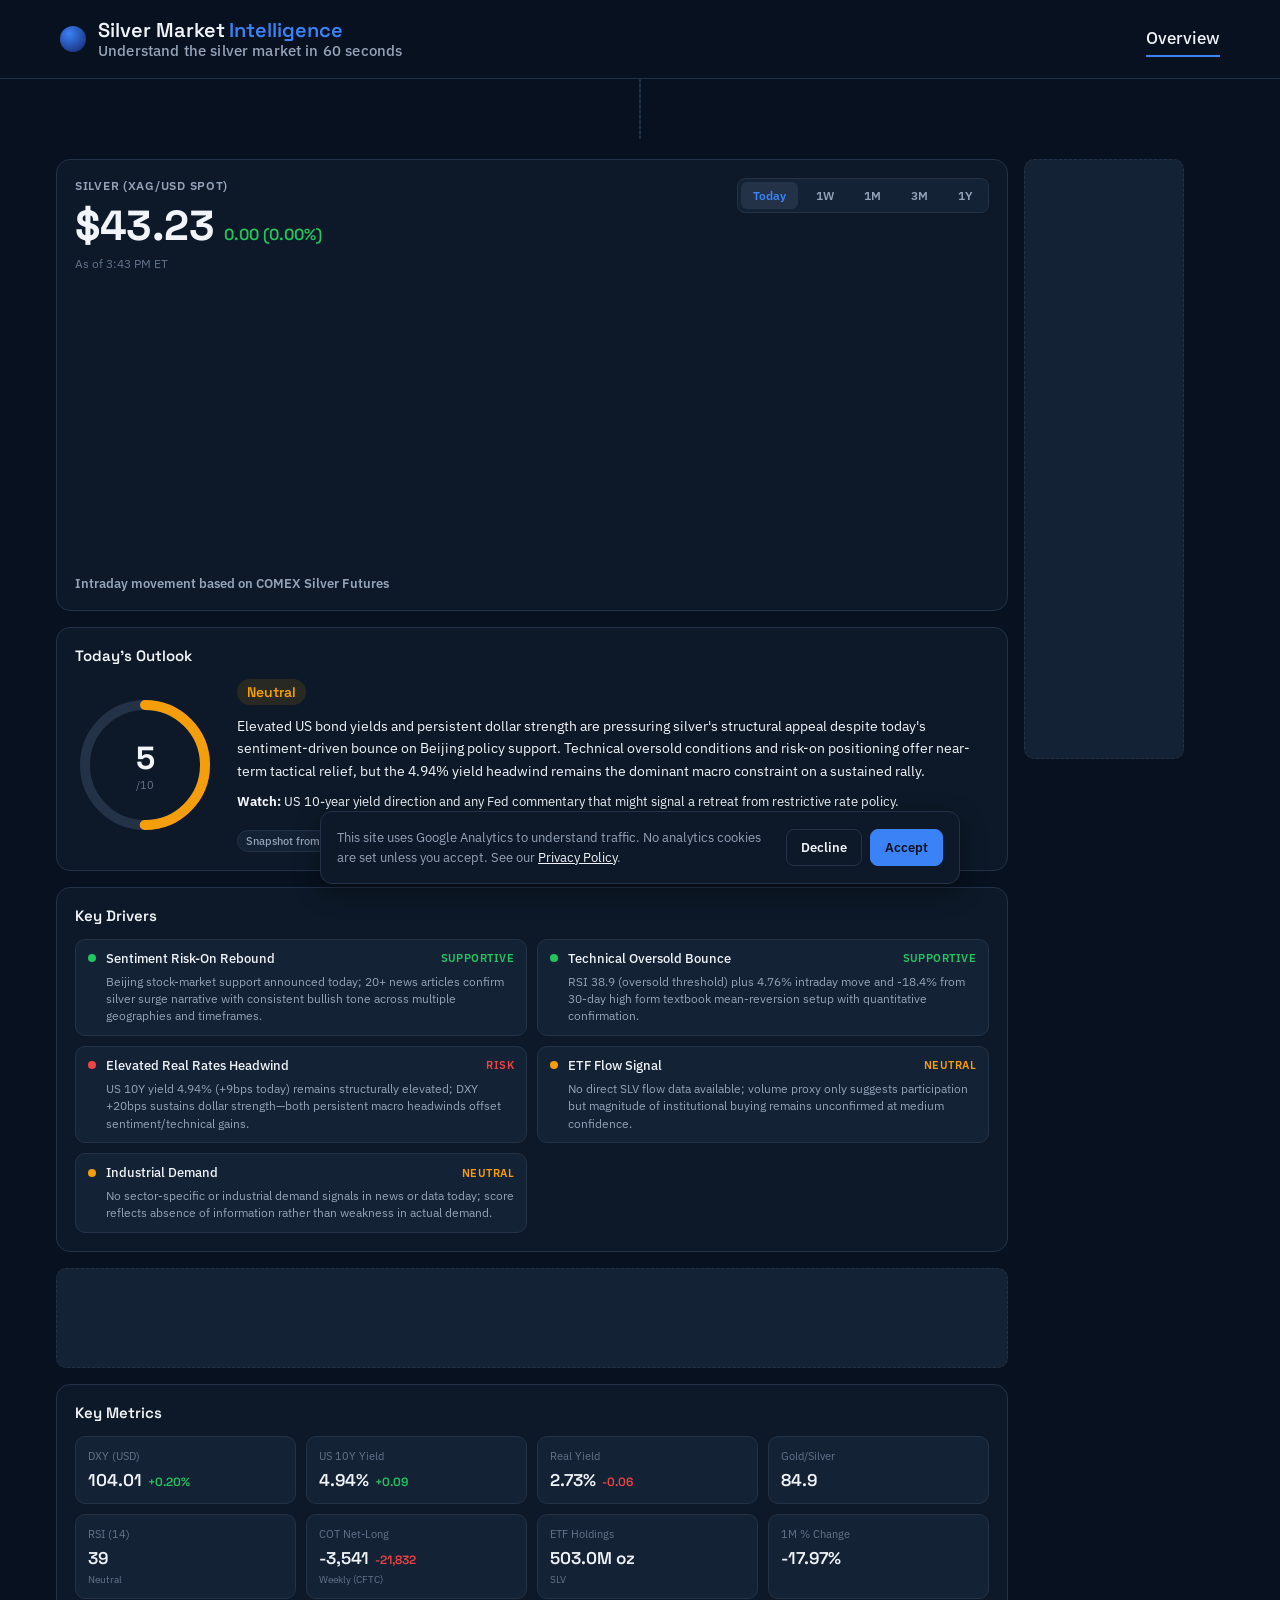
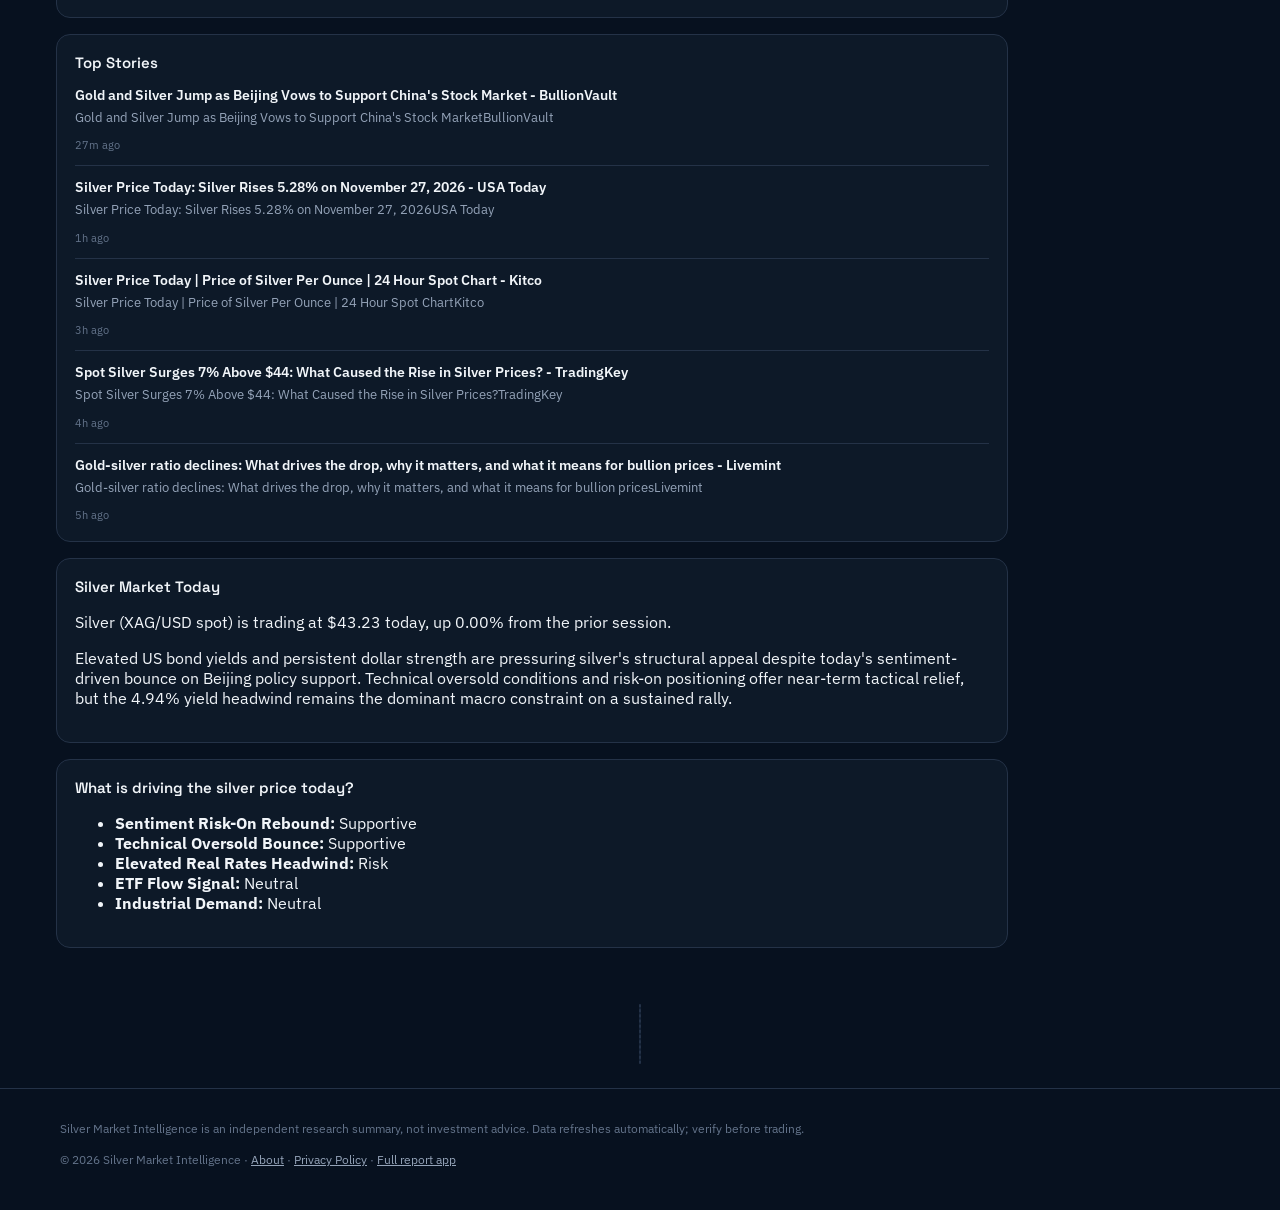
<file: docs/index.html>
<!DOCTYPE html>
<html lang="en">
<head>
<meta charset="UTF-8">
<meta name="viewport" content="width=device-width, initial-scale=1.0">
<script async src="https://pagead2.googlesyndication.com/pagead/js/adsbygoogle.js?client=ca-pub-4269393094867854"
     crossorigin="anonymous"></script>
<title>Silver Market Intelligence — Daily Silver Price &amp; Outlook</title>
<meta name="description" content="Live silver price, AI-scored conviction outlook, and the key drivers moving the market — updated daily.">
<meta name="robots" content="index, follow">
<link rel="canonical" href="https://silvermarketintelligence.com/">

<!-- Open Graph -->
<meta property="og:type" content="website">
<meta property="og:site_name" content="Silver Market Intelligence">
<meta property="og:url" content="https://silvermarketintelligence.com/">
<meta property="og:title" content="Silver Market Intelligence — Daily Silver Price &amp; Outlook">
<meta property="og:description" content="Live silver price, AI-scored conviction outlook, and the key drivers moving the market — updated daily.">
<meta property="og:image" content="https://silvermarketintelligence.com/og-image.png">
<meta property="og:image:width" content="1200">
<meta property="og:image:height" content="630">

<!-- Twitter Card -->
<meta name="twitter:card" content="summary_large_image">
<meta name="twitter:title" content="Silver Market Intelligence — Daily Silver Price &amp; Outlook">
<meta name="twitter:description" content="Live silver price, AI-scored conviction outlook, and the key drivers moving the market — updated daily.">
<meta name="twitter:image" content="https://silvermarketintelligence.com/og-image.png">

<link rel="preconnect" href="https://fonts.googleapis.com">
<link rel="preconnect" href="https://fonts.gstatic.com" crossorigin>
<link href="https://fonts.googleapis.com/css2?family=Space+Grotesk:wght@500;600;700&family=IBM+Plex+Sans:wght@400;500;600&display=swap" rel="stylesheet">

<link rel="icon" href="data:image/svg+xml,<svg xmlns=%22http://www.w3.org/2000/svg%22 viewBox=%220 0 100 100%22><circle cx=%2250%22 cy=%2250%22 r=%2245%22 fill=%22%233b82f6%22/></svg>">

<link rel="stylesheet" href="styles.css?v=5">
</head>
<body>

<header class="site-header">
  <div class="header-inner">
    <div class="brand">
      <span class="brand-mark" aria-hidden="true"></span>
      <div class="brand-text">
        <span class="brand-name">Silver Market<span class="brand-accent">Intelligence</span></span>
        <span class="brand-tagline">Understand the silver market in 60 seconds</span>
      </div>
    </div>
    <nav class="main-nav" aria-label="Primary">
      <a href="#" class="nav-link is-active">Overview</a>
    </nav>
  </div>
</header>

<div class="ad-slot ad-leaderboard">
  <ins class="adsbygoogle"
       style="display:block"
       data-ad-client="ca-pub-4269393094867854"
       data-ad-slot="5482030539"
       data-ad-format="auto"
       data-full-width-responsive="true"></ins>
  <script>(adsbygoogle = window.adsbygoogle || []).push({});</script>
</div>

<main class="page">
  <div class="content-grid">

    <div class="main-col">

      <!-- Price + Chart -->
      <section class="panel price-panel" aria-labelledby="price-heading">
        <div class="price-panel-top">
          <div>
            <h1 id="price-heading" class="eyebrow">Silver (XAG/USD Spot)</h1>
            <div class="price-row">
              <span class="price-value" id="price-value">$43.23</span>
              <span class="price-change is-up" id="price-change">0.00 (0.00%)</span>
            </div>
            <div class="price-asof" id="price-asof">As of 3:43 PM ET</div>
          </div>
          <div class="chart-tabs" role="tablist" aria-label="Chart range">
            <button class="chart-tab is-active" data-range="1D" role="tab" aria-selected="true">Today</button>
            <button class="chart-tab" data-range="1W" role="tab" aria-selected="false">1W</button>
            <button class="chart-tab" data-range="1M" role="tab" aria-selected="false">1M</button>
            <button class="chart-tab" data-range="3M" role="tab" aria-selected="false">3M</button>
            <button class="chart-tab" data-range="1Y" role="tab" aria-selected="false">1Y</button>
          </div>
        </div>
        <div class="chart-wrap">
          <canvas id="price-chart" height="220"></canvas>
          <p class="chart-empty" id="chart-empty" hidden>Intraday data currently unavailable</p>
        </div>
        <p class="chart-disclosure" id="chart-disclosure" hidden></p>
      </section>

      <!-- Outlook -->
      <section class="panel outlook-panel" aria-labelledby="outlook-heading">
        <h2 id="outlook-heading" class="panel-title">Today's Outlook</h2>
        <div class="outlook-body">
          <div class="score-ring-wrap">
            <svg class="score-ring" viewBox="0 0 140 140" width="140" height="140" aria-hidden="true">
              <circle class="score-ring-track" cx="70" cy="70" r="60"></circle>
              <circle class="score-ring-fill" id="score-ring-fill" cx="70" cy="70" r="60" style="stroke:#f59e0b;stroke-dashoffset:188.50"></circle>
            </svg>
            <div class="score-ring-label">
              <span class="score-number" id="score-number">5</span>
              <span class="score-outof">/10</span>
            </div>
          </div>
          <div class="outlook-text">
            <span class="outlook-label is-neutral" id="outlook-label">Neutral</span>
            <p class="outlook-summary" id="outlook-summary">Elevated US bond yields and persistent dollar strength are pressuring silver&#x27;s structural appeal despite today&#x27;s sentiment-driven bounce on Beijing policy support. Technical oversold conditions and risk-on positioning offer near-term tactical relief, but the 4.94% yield headwind remains the dominant macro constraint on a sustained rally.</p>
            <p class="outlook-watch" id="outlook-watch" hidden><span class="outlook-watch-label">Watch:</span> <span id="outlook-watch-text"></span></p>
            <span class="outlook-updated" id="outlook-updated">Snapshot from 9:00 AM ET — may differ from live price</span>
          </div>
        </div>
      </section>

      <!-- Drivers -->
      <section class="panel drivers-panel" aria-labelledby="drivers-heading">
        <h2 id="drivers-heading" class="panel-title">Key Drivers</h2>
        <ul class="driver-list" id="driver-list"></ul>
      </section>

      <div class="ad-slot ad-incontent">
        <ins class="adsbygoogle"
             style="display:block"
             data-ad-client="ca-pub-4269393094867854"
             data-ad-slot="5482030539"
             data-ad-format="auto"
             data-full-width-responsive="true"></ins>
        <script>(adsbygoogle = window.adsbygoogle || []).push({});</script>
      </div>

      <!-- Metrics -->
      <section class="panel metrics-panel" aria-labelledby="metrics-heading">
        <h2 id="metrics-heading" class="panel-title">Key Metrics</h2>
        <div class="metrics-grid" id="metrics-grid"></div>
      </section>

      <!-- Stories -->
      <section class="panel stories-panel" aria-labelledby="stories-heading">
        <h2 id="stories-heading" class="panel-title">Top Stories</h2>
        <ul class="story-list" id="story-list"></ul>
      </section>

      <!-- SEO summary (server-rendered, not JS-populated — for search crawlers) -->
      <section class="panel seo-panel" aria-labelledby="seo-market-heading">
        <h2 id="seo-market-heading" class="panel-title">Silver Market Today</h2>
        <p>Silver (XAG/USD spot) is trading at $43.23 today, up 0.00% from the prior session.</p>
        <p>Elevated US bond yields and persistent dollar strength are pressuring silver&#x27;s structural appeal despite today&#x27;s sentiment-driven bounce on Beijing policy support. Technical oversold conditions and risk-on positioning offer near-term tactical relief, but the 4.94% yield headwind remains the dominant macro constraint on a sustained rally.</p>
      </section>

      <section class="panel seo-panel" aria-labelledby="seo-drivers-heading">
        <h2 id="seo-drivers-heading" class="panel-title">What is driving the silver price today?</h2>
        <ul class="seo-driver-list"><li><strong>Sentiment Risk-On Rebound:</strong> Supportive</li><li><strong>Technical Oversold Bounce:</strong> Supportive</li><li><strong>Elevated Real Rates Headwind:</strong> Risk</li><li><strong>ETF Flow Signal:</strong> Neutral</li><li><strong>Industrial Demand:</strong> Neutral</li></ul>
      </section>

    </div>

    <aside class="side-col" aria-label="Advertisement">
      <div class="ad-slot ad-sidebar">
        <ins class="adsbygoogle"
             style="display:block"
             data-ad-client="ca-pub-4269393094867854"
             data-ad-slot="5482030539"
             data-ad-format="auto"
             data-full-width-responsive="true"></ins>
        <script>(adsbygoogle = window.adsbygoogle || []).push({});</script>
      </div>
    </aside>

  </div>
</main>

<div class="ad-slot ad-footer">
  <ins class="adsbygoogle"
       style="display:block"
       data-ad-client="ca-pub-4269393094867854"
       data-ad-slot="5482030539"
       data-ad-format="auto"
       data-full-width-responsive="true"></ins>
  <script>(adsbygoogle = window.adsbygoogle || []).push({});</script>
</div>

<footer class="site-footer">
  <div class="footer-inner">
    <p>Silver Market Intelligence is an independent research summary, not investment advice. Data refreshes automatically; verify before trading.</p>
    <p class="footer-meta">© 2026 Silver Market Intelligence · <a href="about.html">About</a> · <a href="privacy.html">Privacy Policy</a> · <a href="https://silver-market-intelligence.streamlit.app/" target="_blank" rel="noopener">Full report app</a></p>
  </div>
</footer>

<script src="vendor/chart.umd.js"></script>
<script src="script.js?v=5"></script>
<script src="consent.js" defer></script>
</body>
</html>
</file>
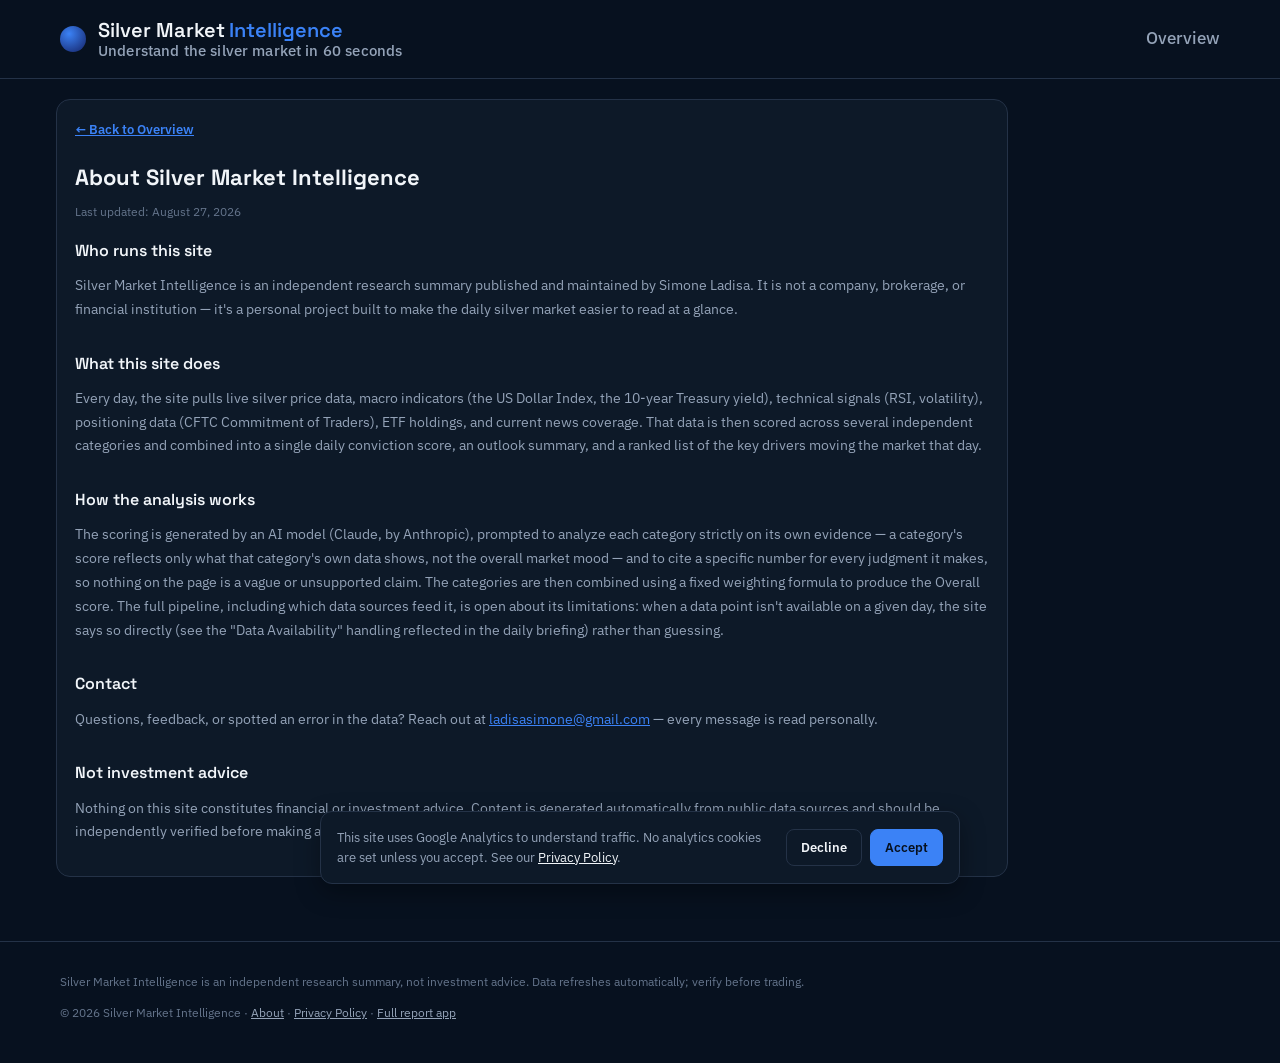
<file: docs/about.html>
<!DOCTYPE html>
<html lang="en">
<head>
<meta charset="UTF-8">
<meta name="viewport" content="width=device-width, initial-scale=1.0">
<script async src="https://pagead2.googlesyndication.com/pagead/js/adsbygoogle.js?client=ca-pub-4269393094867854"
     crossorigin="anonymous"></script>
<title>About & Contact — Silver Market Intelligence</title>
<meta name="description" content="Who publishes Silver Market Intelligence, how the daily silver briefing is generated, and how to get in touch.">
<meta name="robots" content="index, follow">
<link rel="canonical" href="https://silvermarketintelligence.com/about.html">

<link rel="preconnect" href="https://fonts.googleapis.com">
<link rel="preconnect" href="https://fonts.gstatic.com" crossorigin>
<link href="https://fonts.googleapis.com/css2?family=Space+Grotesk:wght@500;600;700&family=IBM+Plex+Sans:wght@400;500;600&display=swap" rel="stylesheet">

<link rel="icon" href="data:image/svg+xml,<svg xmlns=%22http://www.w3.org/2000/svg%22 viewBox=%220 0 100 100%22><circle cx=%2250%22 cy=%2250%22 r=%2245%22 fill=%22%233b82f6%22/></svg>">

<link rel="stylesheet" href="styles.css">
</head>
<body>

<header class="site-header">
  <div class="header-inner">
    <div class="brand">
      <span class="brand-mark" aria-hidden="true"></span>
      <div class="brand-text">
        <span class="brand-name">Silver Market<span class="brand-accent">Intelligence</span></span>
        <span class="brand-tagline">Understand the silver market in 60 seconds</span>
      </div>
    </div>
    <nav class="main-nav" aria-label="Primary">
      <a href="index.html" class="nav-link">Overview</a>
    </nav>
  </div>
</header>

<main class="page">
  <div class="content-grid">
    <div class="main-col">

      <section class="panel legal-panel" aria-labelledby="about-heading">
        <a href="index.html" class="legal-back">← Back to Overview</a>
        <h1 id="about-heading">About Silver Market Intelligence</h1>
        <p class="legal-updated">Last updated: August 27, 2026</p>

        <h2>Who runs this site</h2>
        <p>Silver Market Intelligence is an independent research summary published and maintained by Simone Ladisa. It is not a company, brokerage, or financial institution — it's a personal project built to make the daily silver market easier to read at a glance.</p>

        <h2>What this site does</h2>
        <p>Every day, the site pulls live silver price data, macro indicators (the US Dollar Index, the 10-year Treasury yield), technical signals (RSI, volatility), positioning data (CFTC Commitment of Traders), ETF holdings, and current news coverage. That data is then scored across several independent categories and combined into a single daily conviction score, an outlook summary, and a ranked list of the key drivers moving the market that day.</p>

        <h2>How the analysis works</h2>
        <p>The scoring is generated by an AI model (Claude, by Anthropic), prompted to analyze each category strictly on its own evidence — a category's score reflects only what that category's own data shows, not the overall market mood — and to cite a specific number for every judgment it makes, so nothing on the page is a vague or unsupported claim. The categories are then combined using a fixed weighting formula to produce the Overall score. The full pipeline, including which data sources feed it, is open about its limitations: when a data point isn't available on a given day, the site says so directly (see the "Data Availability" handling reflected in the daily briefing) rather than guessing.</p>

        <h2>Contact</h2>
        <p>Questions, feedback, or spotted an error in the data? Reach out at <a href="mailto:ladisasimone@gmail.com">ladisasimone@gmail.com</a> — every message is read personally.</p>

        <h2>Not investment advice</h2>
        <p>Nothing on this site constitutes financial or investment advice. Content is generated automatically from public data sources and should be independently verified before making any trading decision. See the <a href="privacy.html">Privacy Policy</a> for how data and cookies are handled on this site.</p>

      </section>

    </div>
  </div>
</main>

<footer class="site-footer">
  <div class="footer-inner">
    <p>Silver Market Intelligence is an independent research summary, not investment advice. Data refreshes automatically; verify before trading.</p>
    <p class="footer-meta">© 2026 Silver Market Intelligence · <a href="about.html">About</a> · <a href="privacy.html">Privacy Policy</a> · <a href="https://silver-market-intelligence.streamlit.app/" target="_blank" rel="noopener">Full report app</a></p>
  </div>
</footer>

<script src="consent.js" defer></script>
</body>
</html>
</file>
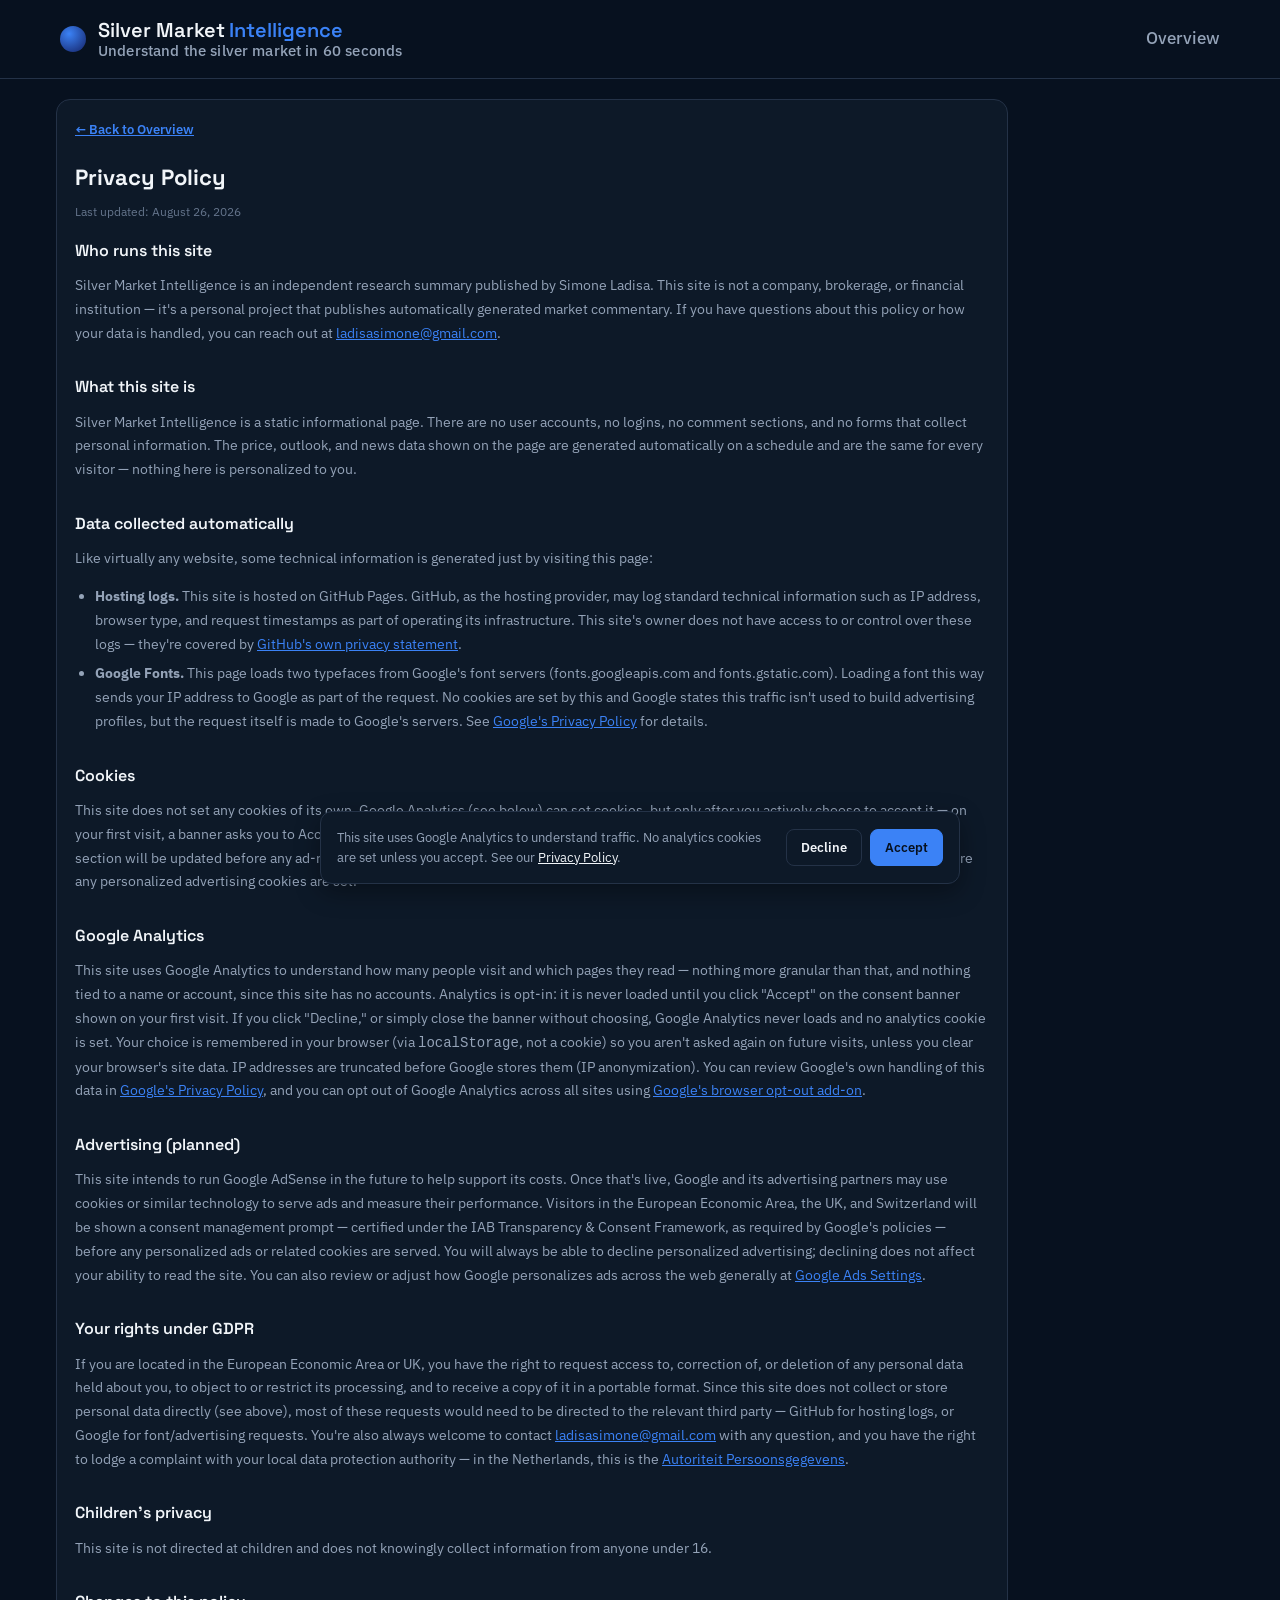
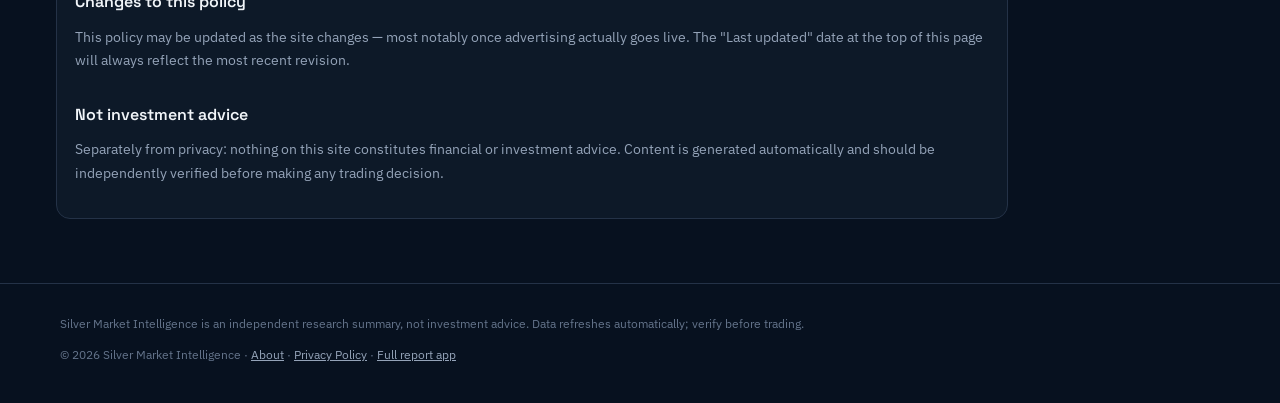
<file: docs/privacy.html>
<!DOCTYPE html>
<html lang="en">
<head>
<meta charset="UTF-8">
<meta name="viewport" content="width=device-width, initial-scale=1.0">
<script async src="https://pagead2.googlesyndication.com/pagead/js/adsbygoogle.js?client=ca-pub-4269393094867854"
     crossorigin="anonymous"></script>
<title>Privacy Policy — Silver Market Intelligence</title>
<meta name="description" content="How Silver Market Intelligence handles data, cookies, and third-party services.">
<meta name="robots" content="index, follow">
<link rel="canonical" href="https://silvermarketintelligence.com/privacy.html">

<link rel="preconnect" href="https://fonts.googleapis.com">
<link rel="preconnect" href="https://fonts.gstatic.com" crossorigin>
<link href="https://fonts.googleapis.com/css2?family=Space+Grotesk:wght@500;600;700&family=IBM+Plex+Sans:wght@400;500;600&display=swap" rel="stylesheet">

<link rel="icon" href="data:image/svg+xml,<svg xmlns=%22http://www.w3.org/2000/svg%22 viewBox=%220 0 100 100%22><circle cx=%2250%22 cy=%2250%22 r=%2245%22 fill=%22%233b82f6%22/></svg>">

<link rel="stylesheet" href="styles.css">
</head>
<body>

<header class="site-header">
  <div class="header-inner">
    <div class="brand">
      <span class="brand-mark" aria-hidden="true"></span>
      <div class="brand-text">
        <span class="brand-name">Silver Market<span class="brand-accent">Intelligence</span></span>
        <span class="brand-tagline">Understand the silver market in 60 seconds</span>
      </div>
    </div>
    <nav class="main-nav" aria-label="Primary">
      <a href="index.html" class="nav-link">Overview</a>
    </nav>
  </div>
</header>

<main class="page">
  <div class="content-grid">
    <div class="main-col">

      <section class="panel legal-panel" aria-labelledby="privacy-heading">
        <a href="index.html" class="legal-back">← Back to Overview</a>
        <h1 id="privacy-heading">Privacy Policy</h1>
        <p class="legal-updated">Last updated: August 26, 2026</p>

        <h2>Who runs this site</h2>
        <p>Silver Market Intelligence is an independent research summary published by Simone Ladisa. This site is not a company, brokerage, or financial institution — it's a personal project that publishes automatically generated market commentary. If you have questions about this policy or how your data is handled, you can reach out at <a href="mailto:ladisasimone@gmail.com">ladisasimone@gmail.com</a>.</p>

        <h2>What this site is</h2>
        <p>Silver Market Intelligence is a static informational page. There are no user accounts, no logins, no comment sections, and no forms that collect personal information. The price, outlook, and news data shown on the page are generated automatically on a schedule and are the same for every visitor — nothing here is personalized to you.</p>

        <h2>Data collected automatically</h2>
        <p>Like virtually any website, some technical information is generated just by visiting this page:</p>
        <ul>
          <li><strong>Hosting logs.</strong> This site is hosted on GitHub Pages. GitHub, as the hosting provider, may log standard technical information such as IP address, browser type, and request timestamps as part of operating its infrastructure. This site's owner does not have access to or control over these logs — they're covered by <a href="https://docs.github.com/en/site-policy/privacy-policies/github-general-privacy-statement" target="_blank" rel="noopener">GitHub's own privacy statement</a>.</li>
          <li><strong>Google Fonts.</strong> This page loads two typefaces from Google's font servers (fonts.googleapis.com and fonts.gstatic.com). Loading a font this way sends your IP address to Google as part of the request. No cookies are set by this and Google states this traffic isn't used to build advertising profiles, but the request itself is made to Google's servers. See <a href="https://policies.google.com/privacy" target="_blank" rel="noopener">Google's Privacy Policy</a> for details.</li>
        </ul>

        <h2>Cookies</h2>
        <p>This site does not set any cookies of its own. Google Analytics (see below) can set cookies, but only after you actively choose to accept it — on your first visit, a banner asks you to Accept or Decline before any analytics cookie is set. If advertising is added in the future (see below), this section will be updated before any ad-related cookies go live, and visitors in the UK, EU, and Switzerland will be shown a consent choice before any personalized advertising cookies are set.</p>

        <h2>Google Analytics</h2>
        <p>This site uses Google Analytics to understand how many people visit and which pages they read — nothing more granular than that, and nothing tied to a name or account, since this site has no accounts. Analytics is opt-in: it is never loaded until you click "Accept" on the consent banner shown on your first visit. If you click "Decline," or simply close the banner without choosing, Google Analytics never loads and no analytics cookie is set. Your choice is remembered in your browser (via <code>localStorage</code>, not a cookie) so you aren't asked again on future visits, unless you clear your browser's site data. IP addresses are truncated before Google stores them (IP anonymization). You can review Google's own handling of this data in <a href="https://policies.google.com/privacy" target="_blank" rel="noopener">Google's Privacy Policy</a>, and you can opt out of Google Analytics across all sites using <a href="https://tools.google.com/dlpage/gaoptout" target="_blank" rel="noopener">Google's browser opt-out add-on</a>.</p>

        <h2>Advertising (planned)</h2>
        <p>This site intends to run Google AdSense in the future to help support its costs. Once that's live, Google and its advertising partners may use cookies or similar technology to serve ads and measure their performance. Visitors in the European Economic Area, the UK, and Switzerland will be shown a consent management prompt — certified under the IAB Transparency & Consent Framework, as required by Google's policies — before any personalized ads or related cookies are served. You will always be able to decline personalized advertising; declining does not affect your ability to read the site. You can also review or adjust how Google personalizes ads across the web generally at <a href="https://adssettings.google.com/" target="_blank" rel="noopener">Google Ads Settings</a>.</p>

        <h2>Your rights under GDPR</h2>
        <p>If you are located in the European Economic Area or UK, you have the right to request access to, correction of, or deletion of any personal data held about you, to object to or restrict its processing, and to receive a copy of it in a portable format. Since this site does not collect or store personal data directly (see above), most of these requests would need to be directed to the relevant third party — GitHub for hosting logs, or Google for font/advertising requests. You're also always welcome to contact <a href="mailto:ladisasimone@gmail.com">ladisasimone@gmail.com</a> with any question, and you have the right to lodge a complaint with your local data protection authority — in the Netherlands, this is the <a href="https://autoriteitpersoonsgegevens.nl/" target="_blank" rel="noopener">Autoriteit Persoonsgegevens</a>.</p>

        <h2>Children's privacy</h2>
        <p>This site is not directed at children and does not knowingly collect information from anyone under 16.</p>

        <h2>Changes to this policy</h2>
        <p>This policy may be updated as the site changes — most notably once advertising actually goes live. The "Last updated" date at the top of this page will always reflect the most recent revision.</p>

        <h2>Not investment advice</h2>
        <p>Separately from privacy: nothing on this site constitutes financial or investment advice. Content is generated automatically and should be independently verified before making any trading decision.</p>

      </section>

    </div>
  </div>
</main>

<footer class="site-footer">
  <div class="footer-inner">
    <p>Silver Market Intelligence is an independent research summary, not investment advice. Data refreshes automatically; verify before trading.</p>
    <p class="footer-meta">© 2026 Silver Market Intelligence · <a href="about.html">About</a> · <a href="privacy.html">Privacy Policy</a> · <a href="https://silver-market-intelligence.streamlit.app/" target="_blank" rel="noopener">Full report app</a></p>
  </div>
</footer>

<script src="consent.js" defer></script>
</body>
</html>
</file>
<file: docs/styles.css>
:root {
  --bg: #07111f;
  --panel: #0d1928;
  --panel2: #142235;
  --border: #243247;
  --text: #f1f5f9;
  --dim: #94a3b8;
  --faint: #64748b;

  /* Market-meaning colors only: bullish/supportive, neutral/caution, bearish/risk.
     Never use these as generic UI/brand accents. */
  --green: #22c55e;
  --red: #ef4444;
  --amber: #f59e0b;

  /* Primary product/interaction color: links, active nav, selected controls,
     CTAs, icons, focus states. */
  --blue: #3b82f6;

  /* Subtle identity accent only (logo/wordmark) — never a stand-in for --blue
     on interactive elements. */
  --silver: #cbd5e1;

  --font-head: "Space Grotesk", "Segoe UI", sans-serif;
  --font-body: "IBM Plex Sans", "Segoe UI", sans-serif;
}

* { box-sizing: border-box; }

html, body {
  margin: 0;
  padding: 0;
  background: var(--bg);
  color: var(--text);
  font-family: var(--font-body);
  -webkit-font-smoothing: antialiased;
}

body {
  min-height: 100vh;
  display: flex;
  flex-direction: column;
}

a { color: inherit; }

/* ---------- Header ---------- */

.site-header {
  border-bottom: 1px solid var(--border);
  background: var(--bg);
  position: sticky;
  top: 0;
  z-index: 20;
}

.header-inner {
  max-width: 1200px;
  margin: 0 auto;
  padding: 18px 20px;
  display: flex;
  align-items: center;
  justify-content: space-between;
  gap: 16px;
}

.brand {
  display: flex;
  align-items: center;
  gap: 12px;
  font-family: var(--font-head);
  font-weight: 600;
  font-size: 20px;
}

.brand-mark {
  width: 26px;
  height: 26px;
  border-radius: 50%;
  background: radial-gradient(circle at 35% 30%, var(--blue), #1e3a8a 75%);
  flex-shrink: 0;
}

.brand-text {
  display: flex;
  flex-direction: column;
  line-height: 1.2;
}

.brand-name { white-space: nowrap; }

.brand-accent { color: var(--blue); margin-left: 4px; }

.brand-tagline {
  font-family: var(--font-body);
  font-weight: 500;
  font-size: 15px;
  letter-spacing: 0.01em;
  color: var(--dim);
}

.main-nav {
  display: none;
  gap: 24px;
}

.nav-link {
  text-decoration: none;
  font-size: 17px;
  font-weight: 500;
  color: var(--dim);
  padding: 6px 0;
  border-bottom: 2px solid transparent;
}

.nav-link.is-active {
  color: var(--text);
  border-bottom-color: var(--blue);
}

.nav-link.is-disabled {
  color: var(--faint);
  cursor: default;
  pointer-events: none;
}

.app-cta {
  display: none;
  font-size: 13px;
  font-weight: 600;
  text-decoration: none;
  color: var(--bg);
  background: var(--blue);
  padding: 9px 14px;
  border-radius: 8px;
  white-space: nowrap;
}

/* ---------- Layout ---------- */

.page {
  flex: 1;
  max-width: 1200px;
  margin: 0 auto;
  padding: 20px 16px 40px;
  width: 100%;
}

.content-grid {
  display: grid;
  grid-template-columns: 1fr;
  gap: 16px;
}

.main-col {
  display: flex;
  flex-direction: column;
  gap: 16px;
  min-width: 0;
}

.side-col { display: none; }

.panel {
  background: var(--panel);
  border: 1px solid var(--border);
  border-radius: 14px;
  padding: 18px;
}

.panel-title {
  font-family: var(--font-head);
  font-size: 15px;
  font-weight: 600;
  margin: 0 0 14px;
  color: var(--text);
}

.eyebrow {
  font-size: 12px;
  font-weight: 600;
  text-transform: uppercase;
  letter-spacing: 0.06em;
  color: var(--dim);
  margin: 0 0 6px;
}

/* ---------- Price panel ---------- */

.price-panel-top {
  display: flex;
  align-items: flex-start;
  justify-content: space-between;
  gap: 12px;
  flex-wrap: wrap;
}

.price-row {
  display: flex;
  align-items: baseline;
  gap: 10px;
}

.price-value {
  font-family: var(--font-head);
  font-size: 34px;
  font-weight: 700;
  letter-spacing: -0.01em;
}

.price-change {
  font-family: var(--font-head);
  font-size: 16px;
  font-weight: 600;
}

.price-change.is-up { color: var(--green); }
.price-change.is-down { color: var(--red); }

.price-asof {
  font-size: 12px;
  color: var(--faint);
  margin-top: 4px;
}

.chart-tabs {
  display: flex;
  gap: 6px;
  background: var(--panel2);
  border: 1px solid var(--border);
  border-radius: 8px;
  padding: 3px;
}

.chart-tab {
  font-family: var(--font-body);
  font-size: 12px;
  font-weight: 600;
  color: var(--dim);
  background: transparent;
  border: none;
  border-radius: 6px;
  padding: 6px 12px;
  cursor: pointer;
}

.chart-tab.is-active {
  background: var(--border);
  color: var(--blue);
}

.chart-wrap {
  margin-top: 16px;
  height: 220px;
  position: relative;
}

.chart-disclosure {
  margin: 8px 0 0;
  font-size: 13px;
  font-weight: 600;
  color: var(--dim);
}

.chart-empty {
  position: absolute;
  inset: 0;
  display: flex;
  align-items: center;
  justify-content: center;
  margin: 0;
  font-size: 13px;
  color: var(--faint);
  text-align: center;
  pointer-events: none;
}

/* The [hidden] attribute selector must win over ".chart-empty"'s own
   "display: flex" above — otherwise the browser's default [hidden]{display:
   none} loses the specificity tie to our own class rule, and the element
   stays visibly overlaid on the chart even when JS marks it hidden (this
   is exactly what happened live on 2026-09-01: real chart data rendered
   underneath a stuck "Intraday data currently unavailable" message). */
.chart-empty[hidden] {
  display: none;
}

/* ---------- Outlook panel ---------- */

.outlook-body {
  display: flex;
  align-items: center;
  gap: 22px;
  flex-wrap: wrap;
}

.score-ring-wrap {
  position: relative;
  width: 140px;
  height: 140px;
  flex-shrink: 0;
}

.score-ring { transform: rotate(-90deg); }

.score-ring-track {
  fill: none;
  stroke: var(--border);
  stroke-width: 10;
}

.score-ring-fill {
  fill: none;
  stroke: var(--green);
  stroke-width: 10;
  stroke-linecap: round;
  stroke-dasharray: 377;
  stroke-dashoffset: 377;
  transition: stroke-dashoffset 0.8s ease, stroke 0.4s ease;
}

.score-ring-label {
  position: absolute;
  inset: 0;
  display: flex;
  flex-direction: column;
  align-items: center;
  justify-content: center;
}

.score-number {
  font-family: var(--font-head);
  font-size: 32px;
  font-weight: 700;
}

.score-outof {
  font-size: 11px;
  color: var(--faint);
}

.outlook-text {
  flex: 1;
  min-width: 220px;
}

.outlook-label {
  display: inline-block;
  font-family: var(--font-head);
  font-size: 14px;
  font-weight: 600;
  padding: 4px 10px;
  border-radius: 999px;
  background: rgba(34, 197, 94, 0.12);
  color: var(--green);
  margin-bottom: 10px;
}

.outlook-label.is-bearish { background: rgba(239, 68, 68, 0.12); color: var(--red); }
.outlook-label.is-neutral { background: rgba(245, 158, 11, 0.12); color: var(--amber); }

.outlook-summary {
  font-size: 14px;
  line-height: 1.6;
  color: var(--text);
  margin: 0 0 10px;
}

.outlook-watch {
  font-size: 13px;
  line-height: 1.5;
  color: var(--text);
  margin: 0 0 10px;
}

.outlook-watch-label {
  font-weight: 700;
  color: var(--text);
}

.outlook-updated {
  display: inline-block;
  margin-top: 8px;
  padding: 3px 8px;
  border: 1px solid var(--border);
  border-radius: 999px;
  background: var(--panel2);
  font-size: 11px;
  font-weight: 500;
  color: var(--dim);
}

/* ---------- Drivers ---------- */

.driver-list {
  list-style: none;
  margin: 0;
  padding: 0;
  display: grid;
  grid-template-columns: 1fr;
  gap: 10px;
}

.driver-item {
  display: flex;
  flex-direction: column;
  gap: 6px;
  padding: 10px 12px;
  border: 1px solid var(--border);
  border-radius: 10px;
  background: var(--panel2);
  font-size: 13px;
  font-weight: 500;
}

.driver-item-top {
  display: flex;
  align-items: center;
  gap: 10px;
}

.driver-reason {
  margin: 0;
  padding-left: 18px;
  font-size: 12px;
  font-weight: 400;
  line-height: 1.45;
  color: var(--dim);
}

.driver-dot {
  width: 8px;
  height: 8px;
  border-radius: 50%;
  flex-shrink: 0;
}

.driver-dot.is-supportive { background: var(--green); }
.driver-dot.is-risk { background: var(--red); }
.driver-dot.is-neutral { background: var(--amber); }

.driver-status {
  margin-left: auto;
  font-size: 11px;
  font-weight: 600;
  text-transform: uppercase;
  letter-spacing: 0.04em;
}

.driver-status.is-supportive { color: var(--green); }
.driver-status.is-risk { color: var(--red); }
.driver-status.is-neutral { color: var(--amber); }

/* ---------- Metrics ---------- */

.metrics-grid {
  display: grid;
  grid-template-columns: repeat(2, 1fr);
  gap: 10px;
}

.metric-cell {
  border: 1px solid var(--border);
  background: var(--panel2);
  border-radius: 10px;
  padding: 12px;
}

.metric-label {
  font-size: 11px;
  color: var(--faint);
  margin-bottom: 6px;
  display: block;
}

.metric-value {
  font-family: var(--font-head);
  font-size: 17px;
  font-weight: 600;
}

.metric-change {
  font-size: 12px;
  font-weight: 600;
  margin-left: 6px;
}

.metric-change.is-up { color: var(--green); }
.metric-change.is-down { color: var(--red); }

.metric-note {
  display: block;
  font-size: 10px;
  color: var(--faint);
  margin-top: 4px;
}

/* ---------- Stories ---------- */

.story-list {
  list-style: none;
  margin: 0;
  padding: 0;
  display: flex;
  flex-direction: column;
  gap: 12px;
}

.story-item {
  padding-bottom: 12px;
  border-bottom: 1px solid var(--border);
}

.story-item:last-child { border-bottom: none; padding-bottom: 0; }

.story-link {
  text-decoration: none;
  display: block;
}

.story-title {
  font-size: 14px;
  font-weight: 600;
  color: var(--text);
  margin: 0 0 4px;
}

.story-summary {
  font-size: 13px;
  color: var(--dim);
  margin: 0 0 6px;
  line-height: 1.5;
}

.story-time {
  font-size: 11px;
  color: var(--faint);
}

/* ---------- Ad slots ---------- */

.ad-slot {
  border: 1px dashed var(--border);
  border-radius: 10px;
  background: var(--panel2);
  color: var(--faint);
  font-size: 11px;
  text-transform: uppercase;
  letter-spacing: 0.06em;
  display: flex;
  align-items: center;
  justify-content: center;
  min-height: 60px;
}

.ad-leaderboard,
.ad-footer {
  max-width: 1200px;
  margin: 16px auto;
  margin-bottom: 0;
}

.ad-leaderboard { margin-top: 0; }

.ad-incontent { min-height: 100px; }

.ad-sidebar {
  width: 160px;
  height: 600px;
  position: sticky;
  top: 90px;
}

/* ---------- Footer ---------- */

.site-footer {
  border-top: 1px solid var(--border);
  margin-top: 24px;
}

.footer-inner {
  max-width: 1200px;
  margin: 0 auto;
  padding: 18px 20px 28px;
  font-size: 12px;
  color: var(--faint);
  line-height: 1.6;
}

.footer-inner a { color: var(--dim); }

.footer-meta { margin-top: 6px; }

/* ---------- Legal / text pages ---------- */

.legal-panel {
  font-size: 14px;
  line-height: 1.7;
  color: var(--dim);
}

.legal-panel h1 {
  font-family: var(--font-head);
  font-size: 22px;
  font-weight: 700;
  color: var(--text);
  margin: 0 0 6px;
}

.legal-updated {
  font-size: 12px;
  color: var(--faint);
  margin: 0 0 24px;
}

.legal-panel h2 {
  font-family: var(--font-head);
  font-size: 16px;
  font-weight: 600;
  color: var(--text);
  margin: 28px 0 10px;
}

.legal-panel h2:first-of-type { margin-top: 0; }

.legal-panel p { margin: 0 0 14px; }

.legal-panel ul {
  margin: 0 0 14px;
  padding-left: 20px;
}

.legal-panel li { margin-bottom: 6px; }

.legal-panel a { color: var(--blue); text-decoration: underline; }

.legal-back {
  display: inline-block;
  margin-bottom: 18px;
  font-size: 13px;
  font-weight: 600;
  color: var(--blue);
  text-decoration: none;
}

/* ---------- Desktop breakpoint ---------- */

@media (min-width: 1024px) {
  .main-nav { display: flex; }
  .app-cta { display: inline-block; }

  .content-grid {
    grid-template-columns: 1fr 200px;
    align-items: start;
  }

  .side-col { display: block; }

  .price-value { font-size: 42px; }

  .outlook-body { flex-wrap: nowrap; }

  .driver-list { grid-template-columns: repeat(2, 1fr); }

  .metrics-grid { grid-template-columns: repeat(4, 1fr); }

  .chart-wrap { height: 280px; }
}

@media (min-width: 640px) and (max-width: 1023.98px) {
  .metrics-grid { grid-template-columns: repeat(4, 1fr); }
  .driver-list { grid-template-columns: repeat(2, 1fr); }
}

/* ---------- Cookie consent banner ---------- */

.consent-banner {
  position: fixed;
  left: 16px;
  right: 16px;
  bottom: 16px;
  z-index: 100;
  max-width: 640px;
  margin: 0 auto;
  display: flex;
  flex-wrap: wrap;
  align-items: center;
  gap: 12px 16px;
  background: var(--panel);
  border: 1px solid var(--border);
  border-radius: 12px;
  padding: 16px;
  box-shadow: 0 8px 24px rgba(0, 0, 0, 0.35);
}

.consent-text {
  margin: 0;
  flex: 1 1 260px;
  font-size: 13px;
  line-height: 1.5;
  color: var(--dim);
}

.consent-text a {
  color: var(--text);
  text-decoration: underline;
}

.consent-actions {
  display: flex;
  gap: 8px;
  flex: 0 0 auto;
}

.consent-btn {
  font-family: var(--font-body);
  font-size: 13px;
  font-weight: 600;
  padding: 9px 14px;
  border-radius: 8px;
  cursor: pointer;
  border: 1px solid var(--border);
}

.consent-decline {
  background: transparent;
  color: var(--text);
}

.consent-accept {
  background: var(--blue);
  color: var(--bg);
  border-color: var(--blue);
}

@media (max-width: 480px) {
  .consent-banner { flex-direction: column; align-items: stretch; }
  .consent-actions { justify-content: flex-end; }
}
</file>
